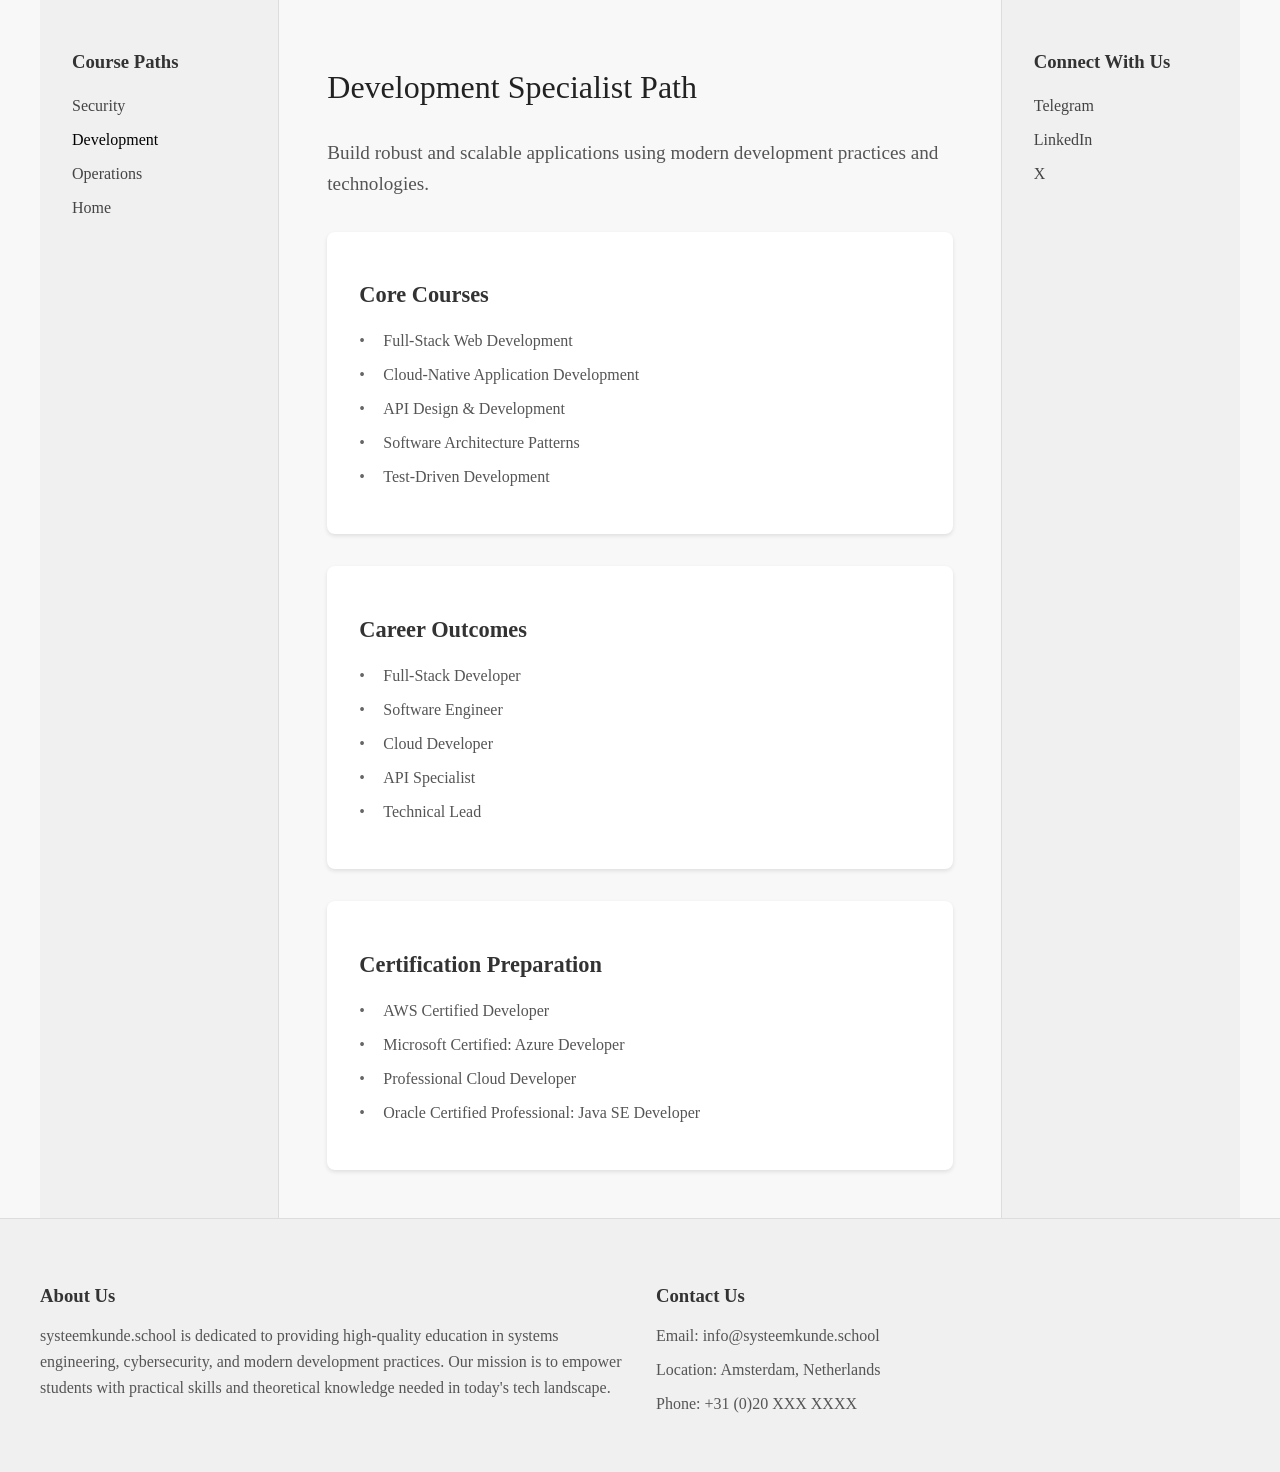
<file: development.html>
<!DOCTYPE html>
<html lang="en">
<head>
    <meta charset="UTF-8">
    <meta name="viewport" content="width=device-width, initial-scale=1.0">
    <title>Development Path - systeemkunde.school</title>
    <link rel="stylesheet" href="styles.css">
</head>
<body>
    <div class="container">
        <nav class="menu">
            <h3>Course Paths</h3>
            <ul>
                <li><a href="security.html">Security</a></li>
                <li><a href="development.html" class="active">Development</a></li>
                <li><a href="operations.html">Operations</a></li>
                <li><a href="index.html">Home</a></li>
            </ul>
        </nav>
        
        <main class="content career-path">
            <h1>Development Specialist Path</h1>
            <div class="path-intro">
                <p>Build robust and scalable applications using modern development practices and technologies.</p>
            </div>

            <div class="path-details">
                <section class="course-section">
                    <h2>Core Courses</h2>
                    <ul>
                        <li>Full-Stack Web Development</li>
                        <li>Cloud-Native Application Development</li>
                        <li>API Design & Development</li>
                        <li>Software Architecture Patterns</li>
                        <li>Test-Driven Development</li>
                    </ul>
                </section>

                <section class="career-outcomes">
                    <h2>Career Outcomes</h2>
                    <ul>
                        <li>Full-Stack Developer</li>
                        <li>Software Engineer</li>
                        <li>Cloud Developer</li>
                        <li>API Specialist</li>
                        <li>Technical Lead</li>
                    </ul>
                </section>

                <section class="certification-prep">
                    <h2>Certification Preparation</h2>
                    <ul>
                        <li>AWS Certified Developer</li>
                        <li>Microsoft Certified: Azure Developer</li>
                        <li>Professional Cloud Developer</li>
                        <li>Oracle Certified Professional: Java SE Developer</li>
                    </ul>
                </section>
            </div>
        </main>

        <aside class="contact">
            <h3>Connect With Us</h3>
            <ul>
                <li><a href="#">Telegram</a></li>
                <li><a href="#">LinkedIn</a></li>
                <li><a href="#">X</a></li>
            </ul>
        </aside>
    </div>
    
    <footer class="footer">
        <div class="footer-content">
            <div class="about-section">
                <h3>About Us</h3>
                <p>systeemkunde.school is dedicated to providing high-quality education in systems engineering, cybersecurity, and modern development practices. Our mission is to empower students with practical skills and theoretical knowledge needed in today's tech landscape.</p>
            </div>
            <div class="contact-section">
                <h3>Contact Us</h3>
                <p>Email: info@systeemkunde.school</p>
                <p>Location: Amsterdam, Netherlands</p>
                <p>Phone: +31 (0)20 XXX XXXX</p>
            </div>
        </div>
    </footer>
</body>
</html>
</file>
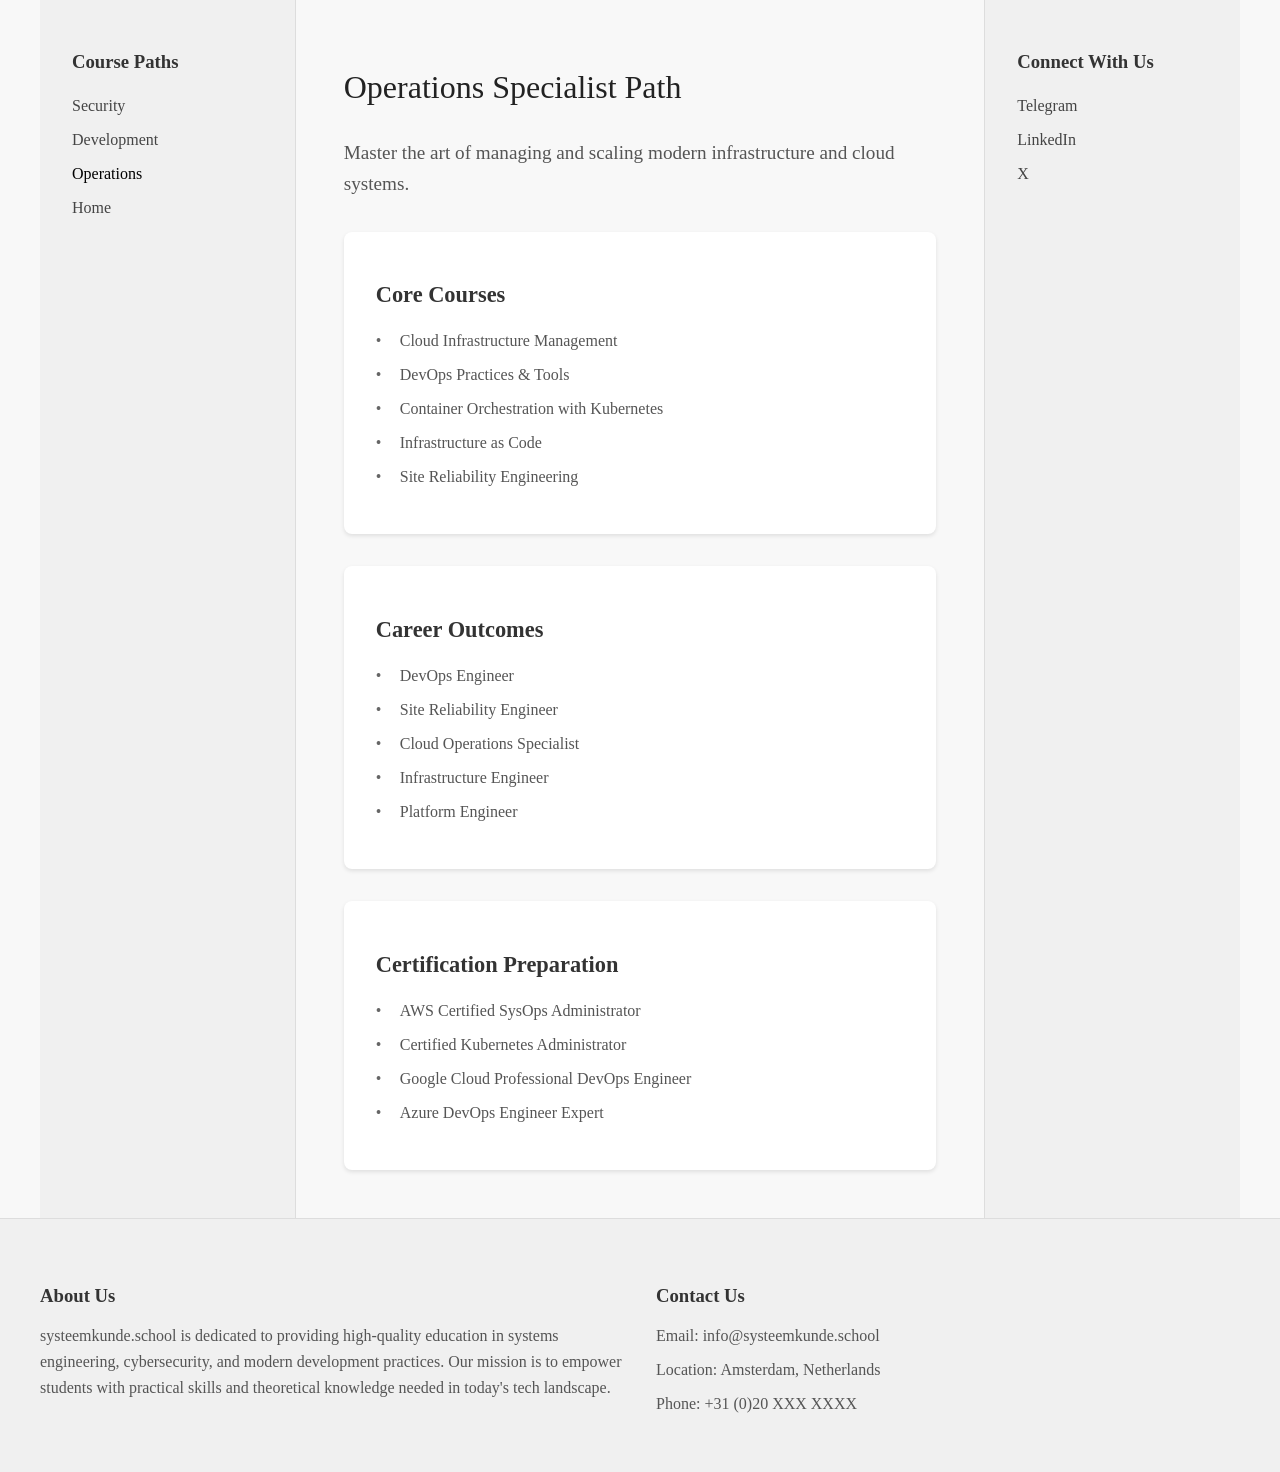
<file: operations.html>
<!DOCTYPE html>
<html lang="en">
<head>
    <meta charset="UTF-8">
    <meta name="viewport" content="width=device-width, initial-scale=1.0">
    <title>Operations Path - systeemkunde.school</title>
    <link rel="stylesheet" href="styles.css">
</head>
<body>
    <div class="container">
        <nav class="menu">
            <h3>Course Paths</h3>
            <ul>
                <li><a href="security.html">Security</a></li>
                <li><a href="development.html">Development</a></li>
                <li><a href="operations.html" class="active">Operations</a></li>
                <li><a href="index.html">Home</a></li>
            </ul>
        </nav>
        
        <main class="content career-path">
            <h1>Operations Specialist Path</h1>
            <div class="path-intro">
                <p>Master the art of managing and scaling modern infrastructure and cloud systems.</p>
            </div>

            <div class="path-details">
                <section class="course-section">
                    <h2>Core Courses</h2>
                    <ul>
                        <li>Cloud Infrastructure Management</li>
                        <li>DevOps Practices & Tools</li>
                        <li>Container Orchestration with Kubernetes</li>
                        <li>Infrastructure as Code</li>
                        <li>Site Reliability Engineering</li>
                    </ul>
                </section>

                <section class="career-outcomes">
                    <h2>Career Outcomes</h2>
                    <ul>
                        <li>DevOps Engineer</li>
                        <li>Site Reliability Engineer</li>
                        <li>Cloud Operations Specialist</li>
                        <li>Infrastructure Engineer</li>
                        <li>Platform Engineer</li>
                    </ul>
                </section>

                <section class="certification-prep">
                    <h2>Certification Preparation</h2>
                    <ul>
                        <li>AWS Certified SysOps Administrator</li>
                        <li>Certified Kubernetes Administrator</li>
                        <li>Google Cloud Professional DevOps Engineer</li>
                        <li>Azure DevOps Engineer Expert</li>
                    </ul>
                </section>
            </div>
        </main>

        <aside class="contact">
            <h3>Connect With Us</h3>
            <ul>
                <li><a href="#">Telegram</a></li>
                <li><a href="#">LinkedIn</a></li>
                <li><a href="#">X</a></li>
            </ul>
        </aside>
    </div>
    
    <footer class="footer">
        <div class="footer-content">
            <div class="about-section">
                <h3>About Us</h3>
                <p>systeemkunde.school is dedicated to providing high-quality education in systems engineering, cybersecurity, and modern development practices. Our mission is to empower students with practical skills and theoretical knowledge needed in today's tech landscape.</p>
            </div>
            <div class="contact-section">
                <h3>Contact Us</h3>
                <p>Email: info@systeemkunde.school</p>
                <p>Location: Amsterdam, Netherlands</p>
                <p>Phone: +31 (0)20 XXX XXXX</p>
            </div>
        </div>
    </footer>
</body>
</html>
</file>
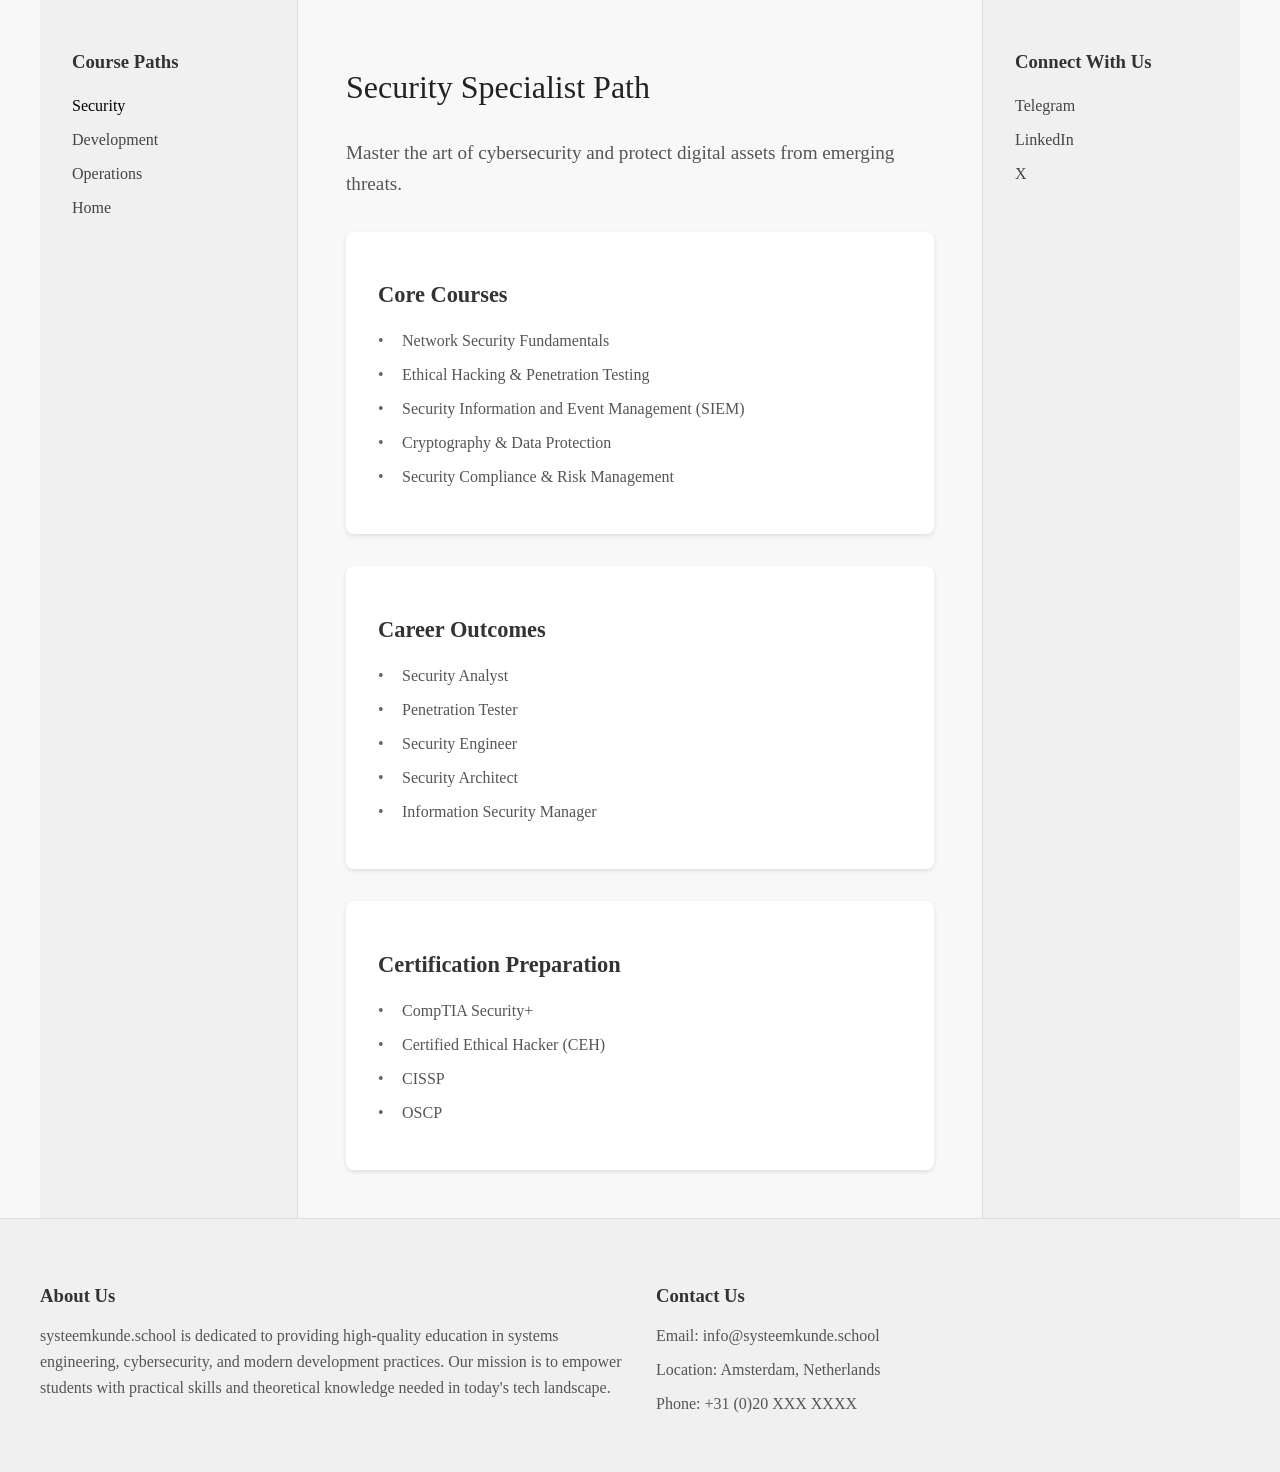
<file: security.html>
<!DOCTYPE html>
<html lang="en">
<head>
    <meta charset="UTF-8">
    <meta name="viewport" content="width=device-width, initial-scale=1.0">
    <title>Security Path - systeemkunde.school</title>
    <link rel="stylesheet" href="styles.css">
</head>
<body>
    <div class="container">
        <nav class="menu">
            <h3>Course Paths</h3>
            <ul>
                <li><a href="security.html" class="active">Security</a></li>
                <li><a href="development.html">Development</a></li>
                <li><a href="operations.html">Operations</a></li>
                <li><a href="index.html">Home</a></li>
            </ul>
        </nav>
        
        <main class="content career-path">
            <h1>Security Specialist Path</h1>
            <div class="path-intro">
                <p>Master the art of cybersecurity and protect digital assets from emerging threats.</p>
            </div>

            <div class="path-details">
                <section class="course-section">
                    <h2>Core Courses</h2>
                    <ul>
                        <li>Network Security Fundamentals</li>
                        <li>Ethical Hacking & Penetration Testing</li>
                        <li>Security Information and Event Management (SIEM)</li>
                        <li>Cryptography & Data Protection</li>
                        <li>Security Compliance & Risk Management</li>
                    </ul>
                </section>

                <section class="career-outcomes">
                    <h2>Career Outcomes</h2>
                    <ul>
                        <li>Security Analyst</li>
                        <li>Penetration Tester</li>
                        <li>Security Engineer</li>
                        <li>Security Architect</li>
                        <li>Information Security Manager</li>
                    </ul>
                </section>

                <section class="certification-prep">
                    <h2>Certification Preparation</h2>
                    <ul>
                        <li>CompTIA Security+</li>
                        <li>Certified Ethical Hacker (CEH)</li>
                        <li>CISSP</li>
                        <li>OSCP</li>
                    </ul>
                </section>
            </div>
        </main>

        <aside class="contact">
            <h3>Connect With Us</h3>
            <ul>
                <li><a href="#">Telegram</a></li>
                <li><a href="#">LinkedIn</a></li>
                <li><a href="#">X</a></li>
            </ul>
        </aside>
    </div>
    
    <footer class="footer">
        <div class="footer-content">
            <div class="about-section">
                <h3>About Us</h3>
                <p>systeemkunde.school is dedicated to providing high-quality education in systems engineering, cybersecurity, and modern development practices. Our mission is to empower students with practical skills and theoretical knowledge needed in today's tech landscape.</p>
            </div>
            <div class="contact-section">
                <h3>Contact Us</h3>
                <p>Email: info@systeemkunde.school</p>
                <p>Location: Amsterdam, Netherlands</p>
                <p>Phone: +31 (0)20 XXX XXXX</p>
            </div>
        </div>
    </footer>
</body>
</html>
</file>
<file: styles.css>
body {
    margin: 0;
    padding: 0;
    font-family: Georgia, 'Times New Roman', Times, serif;
    background-color: #f8f8f8;
    color: #333;
}

.container {
    display: flex;
    min-height: 100vh;
    max-width: 1200px;
    margin: 0 auto;
}

.menu {
    width: 200px;
    padding: 2rem;
    background-color: #f0f0f0;
    border-right: 1px solid #ddd;
}

.menu ul {
    list-style: none;
    padding: 0;
}

.menu li {
    margin: 1rem 0;
    color: #444;
    cursor: pointer;
    transition: color 0.3s;
}

.menu li:hover {
    color: #000;
}

.menu a {
    color: #444;
    text-decoration: none;
    transition: color 0.3s;
}

.menu a:hover, .menu a.active {
    color: #000;
}

.content {
    flex-grow: 1;
    padding: 2rem;
    text-align: center;
}

.school-name {
    font-size: 1.2em;
    font-weight: bold;
    color: #222;
}

.location {
    font-style: italic;
    color: #666;
    margin-top: 0.5rem;
}

.description {
    max-width: 600px;
    margin: 2rem auto;
    line-height: 1.6;
    color: #555;
}

.classroom-scene {
    width: 100%;
    height: 400px;
    margin: 2rem auto;
    position: relative;
    border-radius: 8px;
    overflow: hidden;
    background-color: rgba(240, 240, 240, 0.5);
}

.classroom-scene canvas {
    width: 100%;
    height: 100%;
    display: block;
}

.contact {
    width: 200px;
    padding: 2rem;
    background-color: #f0f0f0;
    border-left: 1px solid #ddd;
}

.contact ul {
    list-style: none;
    padding: 0;
}

.contact li {
    margin: 1rem 0;
}

.contact a {
    color: #444;
    text-decoration: none;
    transition: color 0.3s;
}

.contact a:hover {
    color: #000;
}

.footer {
    background-color: #f0f0f0;
    border-top: 1px solid #ddd;
    padding: 3rem 0;
    margin-top: auto;
}

.footer-content {
    max-width: 1200px;
    margin: 0 auto;
    display: flex;
    justify-content: space-between;
    gap: 2rem;
    padding: 0 2rem;
}

.about-section, .contact-section {
    flex: 1;
}

.footer p {
    color: #555;
    line-height: 1.6;
    margin: 0.5rem 0;
}

.footer h3 {
    color: #333;
    margin-bottom: 1rem;
}

/* Career Path Styles */
.career-path {
    text-align: left;
    padding: 3rem;
}

.path-intro {
    max-width: 800px;
    margin: 2rem 0;
}

.path-intro p {
    font-size: 1.2em;
    color: #555;
    line-height: 1.6;
}

.path-details {
    display: grid;
    grid-template-columns: 1fr;
    gap: 2rem;
    max-width: 800px;
}

.path-details section {
    background: #fff;
    padding: 2rem;
    border-radius: 8px;
    box-shadow: 0 2px 4px rgba(0,0,0,0.1);
}

.path-details h2 {
    color: #333;
    margin-bottom: 1.5rem;
    font-size: 1.4em;
}

.path-details ul {
    list-style: none;
    padding: 0;
}

.path-details li {
    margin: 1rem 0;
    color: #555;
    padding-left: 1.5rem;
    position: relative;
}

.path-details li::before {
    content: "•";
    position: absolute;
    left: 0;
    color: #666;
}

h1 {
    font-weight: normal;
    color: #222;
    margin-bottom: 0.5rem;
}

h3 {
    color: #333;
    margin-bottom: 1.5rem;
}
</file>
